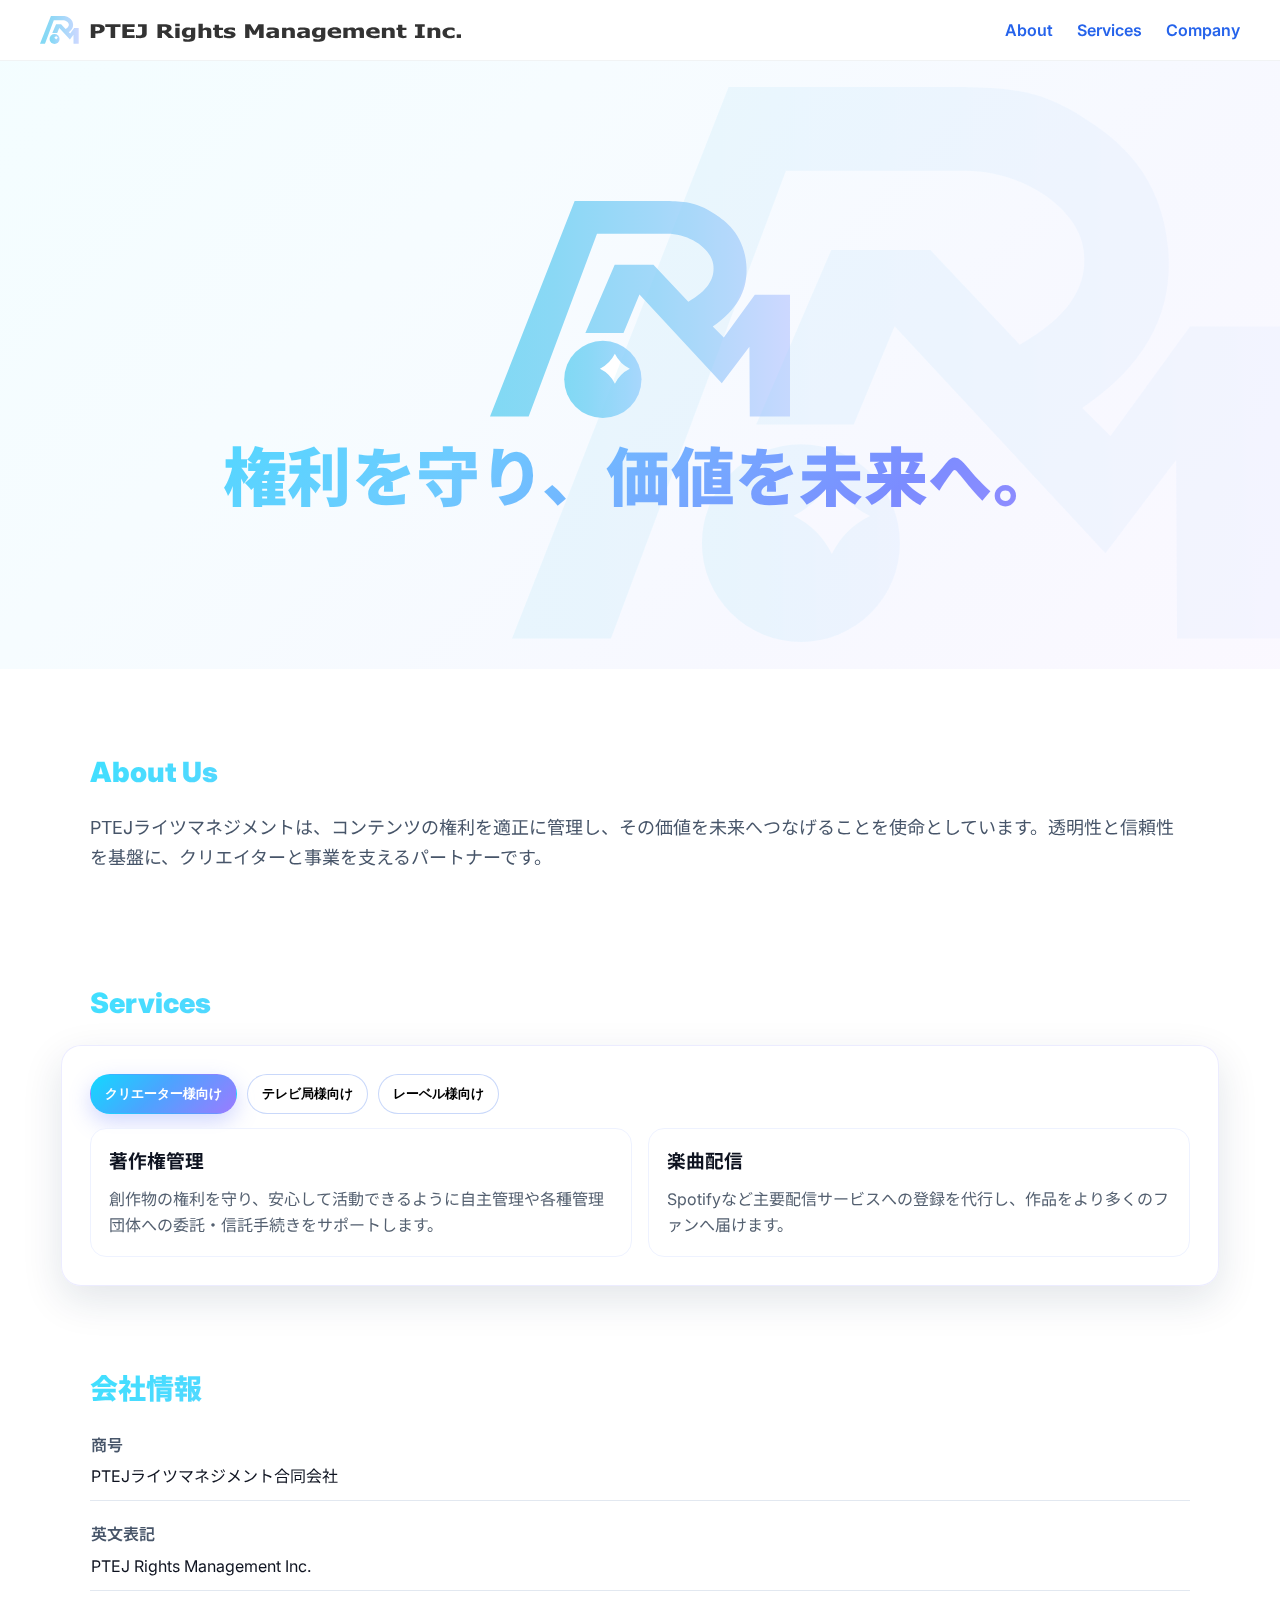
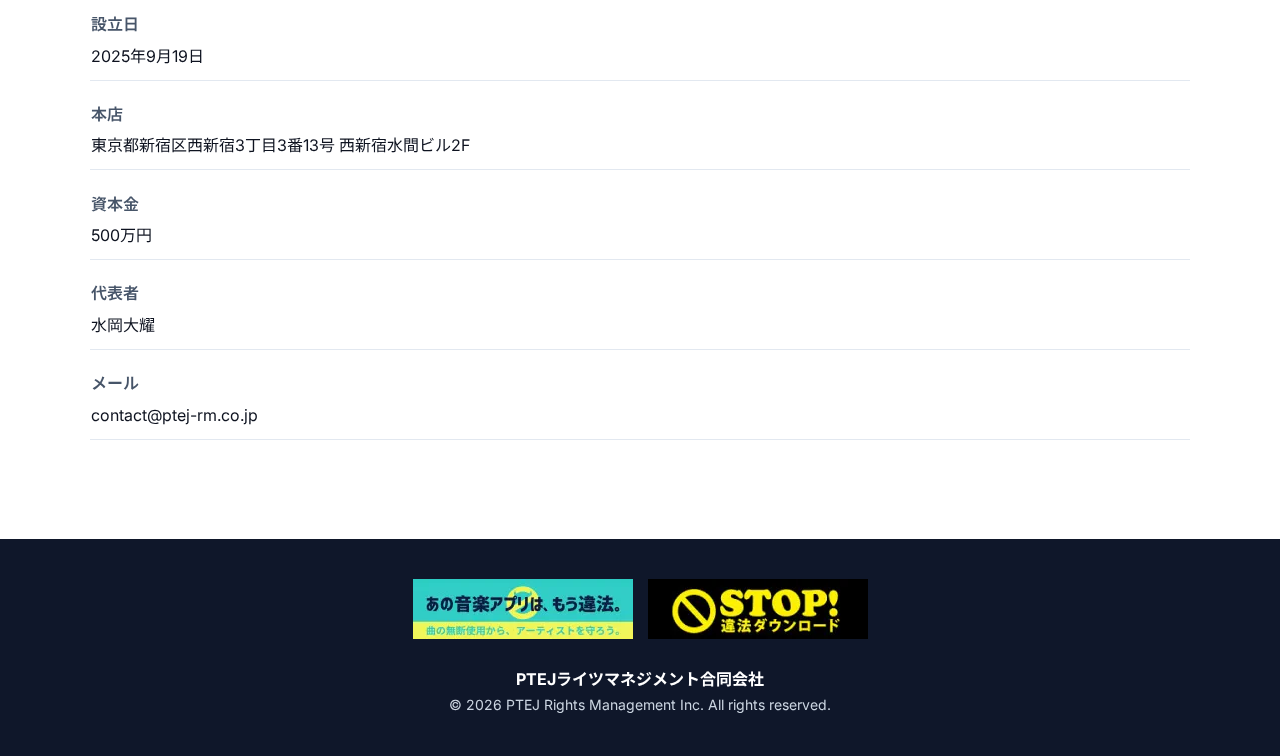
<file: index.html>
<!DOCTYPE html>
<html lang="ja">
<head>
  <meta charset="utf-8" />
  <meta name="viewport" content="width=device-width, initial-scale=1" />
  <title>PTEJライツマネジメント合同会社</title>
  <meta name="description" content="PTEJ Rights Management Inc. — 権利を守り、価値を未来へ。" />
  <link rel="icon" href="images/favicon.ico" sizes="any" />
  <link rel="icon" href="images/icon.svg" type="image/svg+xml" />
  <link rel="apple-touch-icon" href="images/apple-touch-icon.png" />
  <link rel="manifest" href="/manifest.webmanifest" />
  <link rel="preconnect" href="https://fonts.googleapis.com">
  <link rel="preconnect" href="https://fonts.gstatic.com" crossorigin>
  <link rel="stylesheet" href="https://fonts.googleapis.com/css2?family=Inter:wght@400;600;900&family=Noto+Sans+JP:wght@400;600;900&display=swap">
  <link rel="stylesheet" href="common.min.css">
</head>
<body>
  <header class="site-header">
    <nav class="nav">
      <a class="brand" href="#" aria-label="PTEJ Rights Management">
        <img alt="PTEJ RM" />
      </a>
      <div class="nav-links">
        <a href="#about">About</a>
        <a href="#services">Services</a>
        <a href="#company">Company</a>
      </div>
    </nav>
  </header>

  <section class="hero">
    <img src="images/rm_logo.svg" alt="" style="width: 300px; height: auto;" fetchpriority=high>
    <h1>権利を守り、価値を未来へ。</h1>
  </section>

  <section id="about" class="top">
    <div class="container">
      <h2 class="section-h">About Us</h2>
      <p class="lead">PTEJライツマネジメントは、コンテンツの権利を適正に管理し、その価値を未来へつなげることを使命としています。透明性と信頼性を基盤に、クリエイターと事業を支えるパートナーです。</p>
    </div>
  </section>

  <section id="services">
    <div class="container">
    <h2 class="section-h" style="margin-top:0">Services</h2></div>
    <div class="container glass services">
      
      <div class="chips" role="tablist" aria-label="サービスカテゴリー">
        <button class="chip active" role="tab" aria-selected="true" aria-controls="pane1" id="tab1">クリエーター様向け</button>
        <button class="chip" role="tab" aria-selected="false" aria-controls="pane2" id="tab2">テレビ局様向け</button>
        <button class="chip" role="tab" aria-selected="false" aria-controls="pane3" id="tab3">レーベル様向け</button>
      </div>
      <div class="pane active" id="pane1" role="tabpanel" aria-labelledby="tab1">
        <div class="pane-grid">
          <div class="card"><h3>著作権管理</h3><p>創作物の権利を守り、安心して活動できるように自主管理や各種管理団体への委託・信託手続きをサポートします。<br></p></div>
          <div class="card"><h3>楽曲配信</h3><p>Spotifyなど主要配信サービスへの登録を代行し、作品をより多くのファンへ届けます。</p></div>
        </div>
      </div>
      <div class="pane" id="pane2" role="tabpanel" aria-labelledby="tab2">
        <div class="pane-grid">
          <div class="card"><h3>無断転載コンテンツの削除</h3><p>当社は、YouTubeから大規模削除ツールへのアクセスを許可されており、ネット上の違法アップロードに迅速に対応可能です。365日体制で権利侵害からコンテンツを守ります。</p></div>
          <div class="card"><h3>ライセンス戦略</h3><p>海外展開や二次利用も見据えた柔軟なライセンス戦略を立案し、収益拡大に貢献します。</p></div>
        </div>
      </div>
      <div class="pane" id="pane3" role="tabpanel" aria-labelledby="tab3">
        <div class="pane-grid">
          <div class="card"><h3>識別子/メタデータ運用</h3><p>ISNI / ISRC / GRid / DDEX など国際標準規格に準拠したシステムの構築・運用で、信頼性と効率を高めます。</p></div>
          <div class="card"><h3>収益化/レポーティング</h3><p>各プラットフォームの収益を可視化し、公正かつ正確な分配を実現するレポーティングシステムを提供します。</p></div>
        </div>
      </div>
    </div>
  </section>


 <section id="company">
    <div class="container">
      <h2 class="section-h">会社情報</h2>
      <div class="company">
          <table class="company_info">
            <tbody>
              <tr>
                <th>商号</th>
                <td>PTEJライツマネジメント合同会社</td>
              </tr>
              <tr>
                <th>英文表記</th>
                <td>PTEJ Rights Management Inc.</td>
              </tr>
              <tr>
                <th>設立日</th>
                <td>2025年9月19日</td>
              </tr>
              <tr>
                <th>本店</th>
                <td>東京都新宿区西新宿3丁目3番13号 西新宿水間ビル2F</td>
              </tr>
              <tr>
                <th>資本金</th>
                <td>500万円</td>
              </tr>   
              <tr>
                <th>代表者</th>
                <td>水岡大耀</td>
              </tr>
              <tr>
                <th>メール</th>
                <td>contact@ptej-rm.co.jp</td>
              </tr>              
            </tbody>
        </table>
      </div>
    </div>
  </section> 

  <footer>
    <div class="antipiracy">
      <div class="link-wrapper">
        <a href="https://www.noinfringingapp.jp/">
          <img src="images/noinfringingapp.webp" alt="あの音楽アプリはもう違法。" loading="lazy">
        </a>
      </div>
      <div class="link-wrapper">
      <a href="https://www.riaj.or.jp/stopillegaldownload/" >
        <img src="images/stop_download.webp" alt="STOP!違法ダウンロード" loading="lazy">
      </a>
      </div>
    </div>
    <div class="company-name">
      <strong>PTEJライツマネジメント合同会社</strong>
    </div>
    <div class="small">© <span id="y"></span> PTEJ Rights Management Inc. All rights reserved.</div>
  </footer>

  <script>
    document.getElementById('y').textContent=new Date().getFullYear();

    const chips=[...document.querySelectorAll('.chip')];
    const panes=[...document.querySelectorAll('.pane')];
    chips.forEach((chip,idx)=>{
      chip.addEventListener('click',()=>{
        chips.forEach(c=>{c.classList.remove('active'); c.setAttribute('aria-selected','false')});
        panes.forEach(p=>p.classList.remove('active'));
        chip.classList.add('active'); chip.setAttribute('aria-selected','true');
        panes[idx].classList.add('active');
      });
    });
  </script>
</body>
</html>
</file>
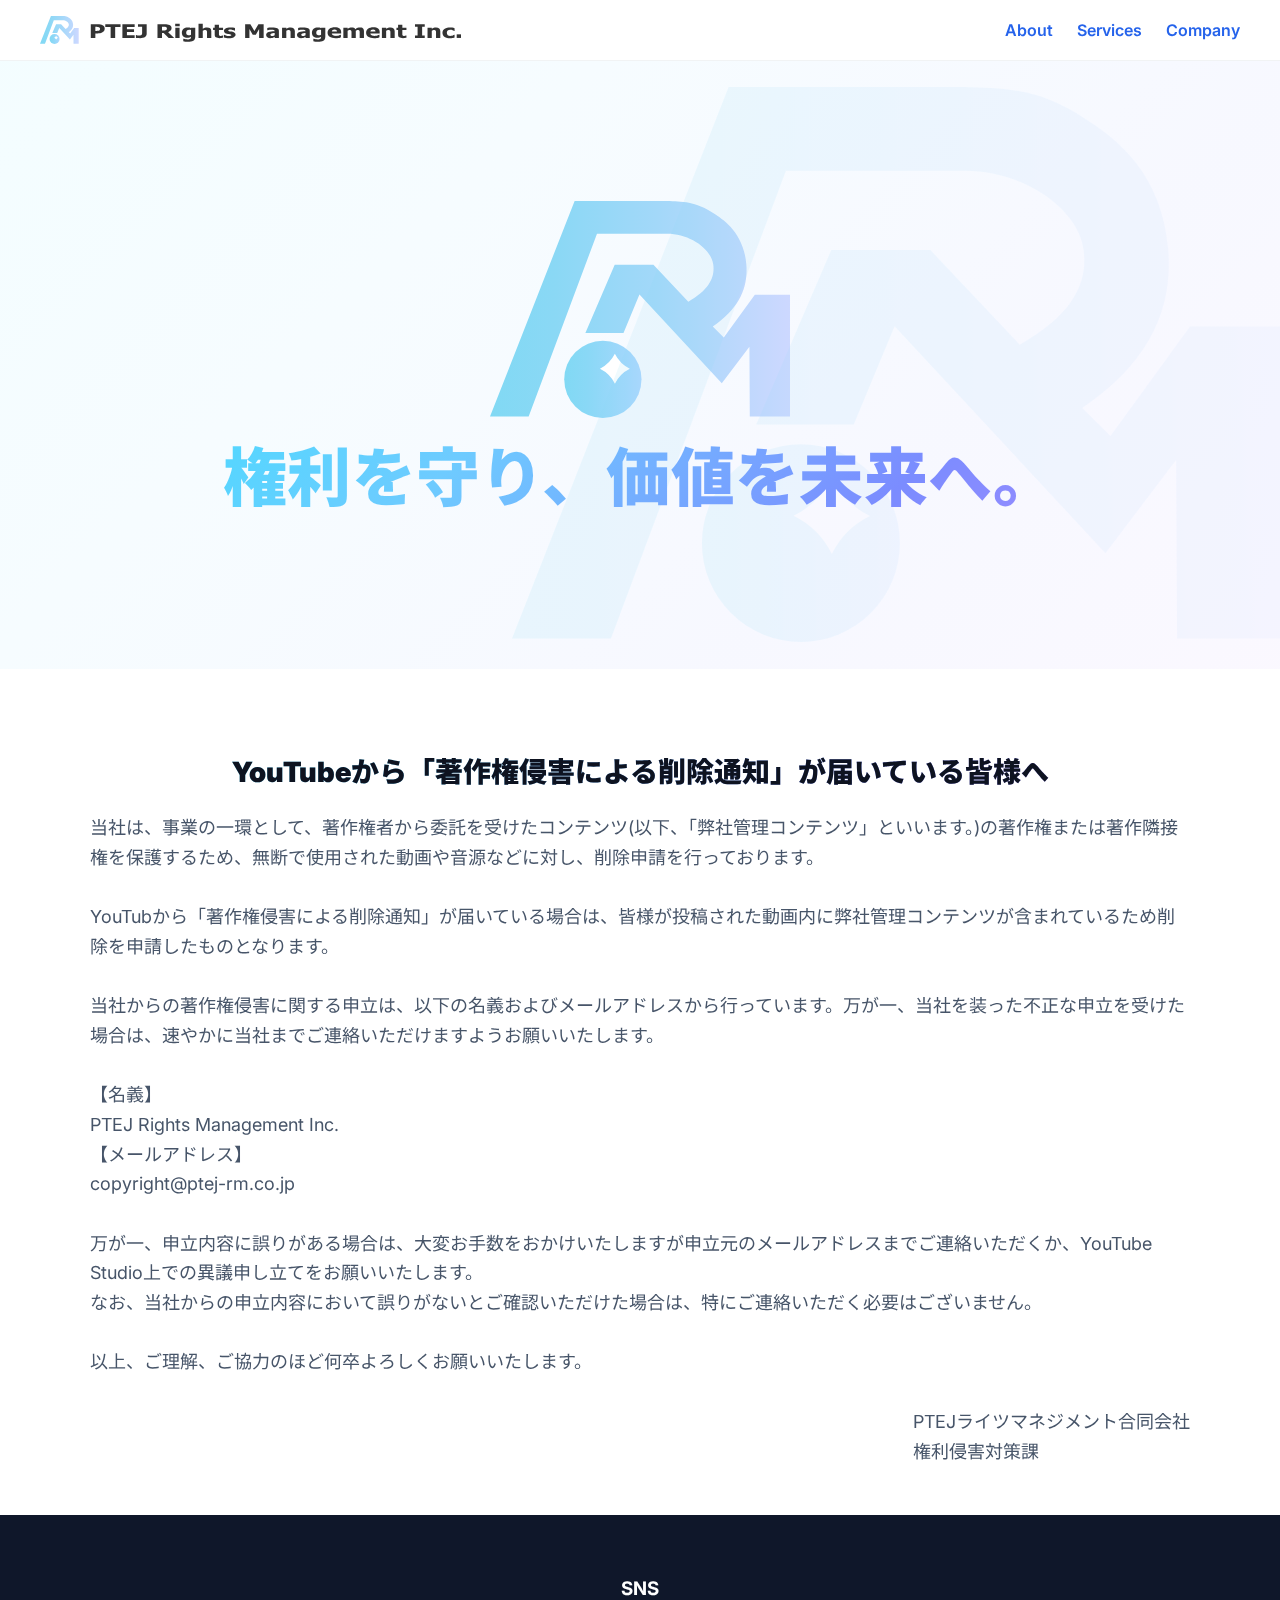
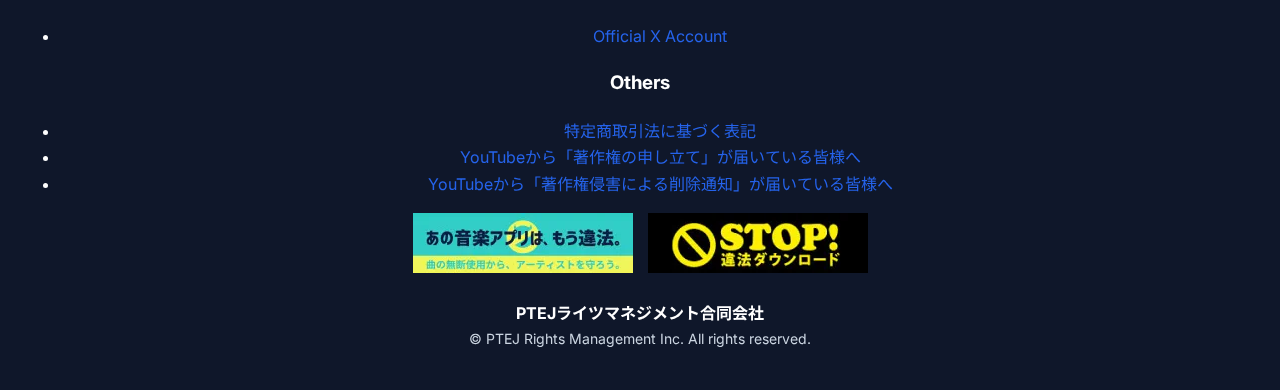
<file: dmca/index.html>
<!DOCTYPE html>
<html lang="ja">
<head>
  <meta charset="utf-8" />
  <meta name="viewport" content="width=device-width, initial-scale=1" />
  <title>YouTubeから「著作権侵害による削除通知」が届いている皆様へ</title>
  <meta name="description" content="YouTubeから「著作権侵害による削除通知」が届いている皆様へ" />
  <link rel="icon" href="/images/favicon.ico" sizes="any" />
  <link rel="icon" href="/images/icon.svg" type="image/svg+xml" />
  <link rel="apple-touch-icon" href="/images/apple-touch-icon.png" />
  <link rel="manifest" href="/manifest.webmanifest" />
  <link rel="preconnect" href="https://fonts.googleapis.com">
  <link rel="preconnect" href="https://fonts.gstatic.com" crossorigin>
  <link rel="stylesheet" href="https://fonts.googleapis.com/css2?family=Inter:wght@400;600;900&family=Noto+Sans+JP:wght@400;600;900&display=swap">
  <link rel="stylesheet" href="/common.min.css">
  <link rel="stylesheet" href="/dmca/page.min.css">
</head>
<body>
  <header class="site-header">
    <nav class="nav">
      <a class="brand" href="/" aria-label="PTEJ Rights Management Inc.">
        <img alt="PTEJ RM" />
      </a>
      <div class="nav-links">
        <a href="/#about">About</a>
        <a href="/#services">Services</a>
        <a href="/#company">Company</a>
      </div>
    </nav>
  </header>

  <section class="hero">
    <img src="/images/rm_logo.svg" alt="" style="width: 300px; height: auto;" fetchpriority=high>
    <h1>権利を守り、価値を未来へ。</h1>
  </section>

  <section id="dmca-info" class="top">
    <div class="container">
      <h2 class="section-h">YouTubeから「著作権侵害による削除通知」が届いている皆様へ</h2>
      <p class="lead">
        当社は、事業の一環として、著作権者から委託を受けたコンテンツ(以下、「弊社管理コンテンツ」といいます。)の著作権または著作隣接権を保護するため、無断で使用された動画や音源などに対し、削除申請を行っております。<br><br>

        YouTubから「著作権侵害による削除通知」が届いている場合は、皆様が投稿された動画内に弊社管理コンテンツが含まれているため削除を申請したものとなります。<br><br>

        当社からの著作権侵害に関する申立は、以下の名義およびメールアドレスから行っています。万が一、当社を装った不正な申立を受けた場合は、速やかに当社までご連絡いただけますようお願いいたします。<br><br>

        【名義】<br>
        PTEJ Rights Management Inc.<br>
        【メールアドレス】<br>
        copyright@ptej-rm.co.jp<br><br>
        
        万が一、申立内容に誤りがある場合は、大変お手数をおかけいたしますが申立元のメールアドレスまでご連絡いただくか、YouTube Studio上での異議申し立てをお願いいたします。<br>

        なお、当社からの申立内容において誤りがないとご確認いただけた場合は、特にご連絡いただく必要はございません。<br><br>
        
        以上、ご理解、ご協力のほど何卒よろしくお願いいたします。<br><br>
        <span class="signature">
            PTEJライツマネジメント合同会社<br>
            権利侵害対策課
        <span>
      </p>
    </div>
  </section>

  <footer>
    <div class="footer-links">
      <div class="footer-column">
        <h3>SNS</h3>
        <ul>
          <li><a href="https://x.com/ptej_rm">Official X Account</a></li>
        </ul>
      </div>
      <div class="footer-column">
        <h3>Others</h3>
        <ul>
          <li><a href="/legal-notice/">特定商取引法に基づく表記</a></li>
          <li><a href="/dmca/">YouTubeから「著作権の申し立て」が届いている皆様へ</a></li>
          <li><a href="/dmca/">YouTubeから「著作権侵害による削除通知」が届いている皆様へ</a></li>
        </ul>
      </div>
    </div>
    <div class="antipiracy">
      <div class="link-wrapper">
        <a href="https://www.noinfringingapp.jp/">
          <img src="/images/noinfringingapp.webp" alt="あの音楽アプリはもう違法。" loading="lazy">
        </a>
      </div>
      <div class="link-wrapper">
      <a href="https://www.riaj.or.jp/stopillegaldownload/" >
        <img src="/images/stop_download.webp" alt="STOP!違法ダウンロード" loading="lazy">
      </a>
      </div>
    </div>
    <div class="company-name">
      <strong>PTEJライツマネジメント合同会社</strong>
    </div>
    <div class="small">© <span id="y"></span> PTEJ Rights Management Inc. All rights reserved.</div>
  </footer>
</body>
</html>
</file>
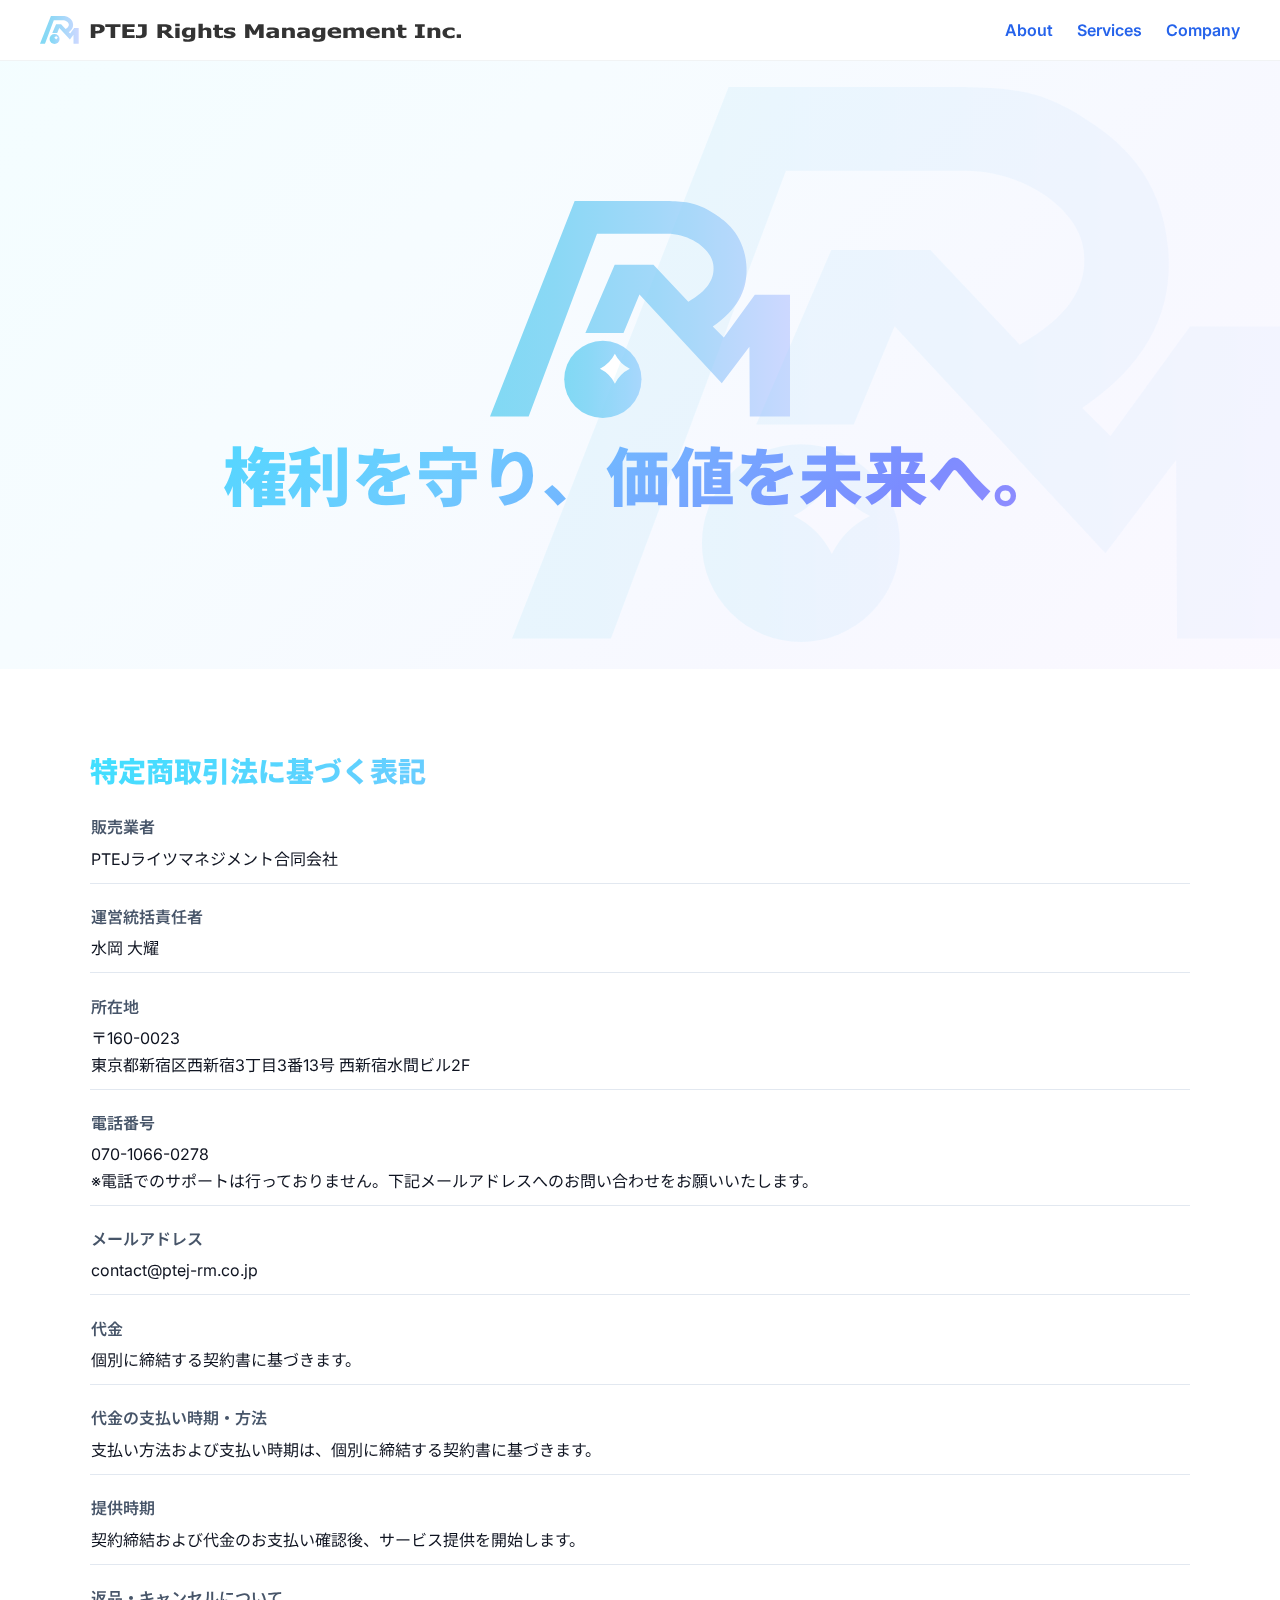
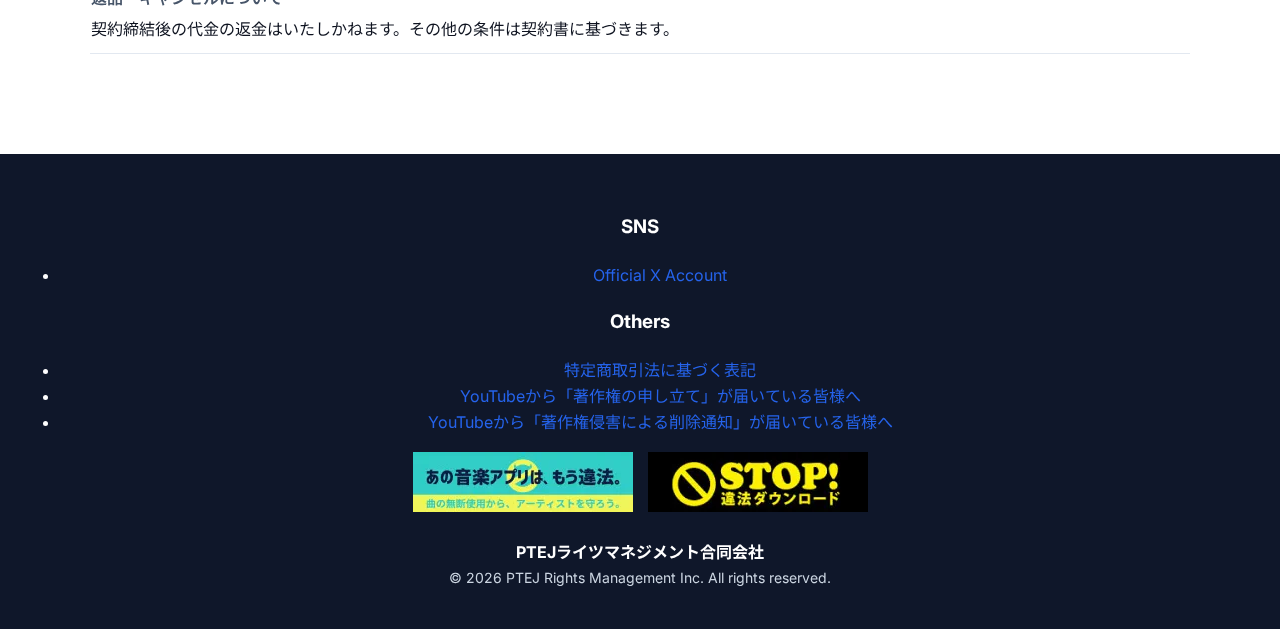
<file: legal-notice/index.html>
<!DOCTYPE html>
<html lang="ja">
<head>
  <meta charset="utf-8" />
  <meta name="viewport" content="width=device-width, initial-scale=1" />
  
  <title>特定商取引法に基づく表記</title>
  <meta name="description" content="特定商取引法に基づく表記 - PTEJライツマネジメント合同会社" />
  <meta property="og:title" content="PTEJライツマネジメント合同会社">
  <meta property="og:description" content="特定商取引法に基づく表記 - PTEJライツマネジメント合同会社">
  <meta property="og:image" content="/images/og-image.png">
  <meta property="og:type" content="website">
  <meta property="og:url" content="https://www.ptej-rm.co.jp/">

  <meta name="twitter:card" content="summary_large_image">
  <meta name="twitter:title" content="PTEJライツマネジメント合同会社">
  <meta name="twitter:description" content="特定商取引法に基づく表記 - PTEJライツマネジメント合同会社">
  <meta name="twitter:image" content="/images/og-image.png">


  <link rel="icon" href="/images/favicon.ico" sizes="any" />
  <link rel="icon" href="/images/icon.svg" type="image/svg+xml" />
  <link rel="apple-touch-icon" href="/images/apple-touch-icon.png" />
  <link rel="manifest" href="/manifest.webmanifest" />
  <link rel="preconnect" href="https://fonts.googleapis.com">
  <link rel="preconnect" href="https://fonts.gstatic.com" crossorigin>
  <link rel="stylesheet" href="https://fonts.googleapis.com/css2?family=Inter:wght@400;600;900&family=Noto+Sans+JP:wght@400;600;900&display=swap">
  <link rel="stylesheet" href="/common.min.css">
  <link rel="stylesheet" href="/legal-notice/page.min.css">
</head>
<body>
  <header class="site-header">
    <nav class="nav">
      <a class="brand" href="/" aria-label="PTEJ Rights Management Inc.">
        <img alt="PTEJ RM" />
      </a>
      <div class="nav-links">
        <a href="/#about">About</a>
        <a href="/#services">Services</a>
        <a href="/#company">Company</a>
      </div>
    </nav>
  </header>

  <section class="hero">
    <img src="/images/rm_logo.svg" alt="" style="width: 300px; height: auto;" fetchpriority=high>
    <h1>権利を守り、価値を未来へ。</h1>
  </section>

 <section id="company" class="top">
    <div class="container">
      <h2 class="section-h">特定商取引法に基づく表記</h2>
      <div class="company">
          <table class="company_info">
            <tbody>
              <tr>
                <th scope="row">販売業者</th>
                <td>PTEJライツマネジメント合同会社</td>
              </tr>
              <tr>
                <th scope="row">運営統括責任者</th>
                <td>水岡 大耀</td>
              </tr>
              <tr>
                <th scope="row">所在地</th>
                <td>〒160-0023<br>
                    東京都新宿区西新宿3丁目3番13号 西新宿水間ビル2F
                </td>
              </tr>
              <tr>
                <th scope="row">電話番号</th>
                <td>070-1066-0278<br>
                    ※電話でのサポートは行っておりません。下記メールアドレスへのお問い合わせをお願いいたします。
                </td>
              </tr>
              <tr>
                <th scope="row">メールアドレス</th>
                <td>contact@ptej-rm.co.jp</td>
              </tr>      
              <tr>
                <th scope="row">代金</th>
                <td>個別に締結する契約書に基づきます。</td>
              </tr>      
              <tr>
                <th scope="row">代金の支払い時期・方法</th>
                <td>支払い方法および支払い時期は、個別に締結する契約書に基づきます。</td>
              </tr>
              <tr>
                <th scope="row">提供時期</th>
                <td>契約締結および代金のお支払い確認後、サービス提供を開始します。</td>
              </tr>      
              <tr>
                <th scope="row">返品・キャンセルについて</th>
                <td>契約締結後の代金の返金はいたしかねます。その他の条件は契約書に基づきます。</td>
              </tr>        
            </tbody>
        </table>
      </div>
    </div>
  </section> 

  <footer>
    <div class="footer-links">
      <div class="footer-column">
        <h3>SNS</h3>
        <ul>
          <li><a href="https://x.com/ptej_rm">Official X Account</a></li>
        </ul>
      </div>
      <div class="footer-column">
        <h3>Others</h3>
        <ul>
          <li><a href="/legal-notice/">特定商取引法に基づく表記</a></li>
          <li><a href="/request/">YouTubeから「著作権の申し立て」が届いている皆様へ</a></li>
          <li><a href="/dmca/">YouTubeから「著作権侵害による削除通知」が届いている皆様へ</a></li>
        </ul>
      </div>
    </div>
    <div class="antipiracy">
      <div class="link-wrapper">
        <a href="https://www.noinfringingapp.jp/">
          <img src="/images/noinfringingapp.webp" alt="あの音楽アプリはもう違法。" loading="lazy">
        </a>
      </div>
      <div class="link-wrapper">
      <a href="https://www.riaj.or.jp/stopillegaldownload/" >
        <img src="/images/stop_download.webp" alt="STOP!違法ダウンロード" loading="lazy">
      </a>
      </div>
    </div>
    <div class="company-name">
      <strong>PTEJライツマネジメント合同会社</strong>
    </div>
    <div class="small">© <span id="y"></span> PTEJ Rights Management Inc. All rights reserved.</div>
  </footer>
  <script>
    document.getElementById('y').textContent=new Date().getFullYear();

    const chips=[...document.querySelectorAll('.chip')];
    const panes=[...document.querySelectorAll('.pane')];
    chips.forEach((chip,idx)=>{
      chip.addEventListener('click',()=>{
        chips.forEach(c=>{c.classList.remove('active'); c.setAttribute('aria-selected','false')});
        panes.forEach(p=>p.classList.remove('active'));
        chip.classList.add('active'); chip.setAttribute('aria-selected','true');
        panes[idx].classList.add('active');
      });
    });
  </script>
</body>
</html>
</file>
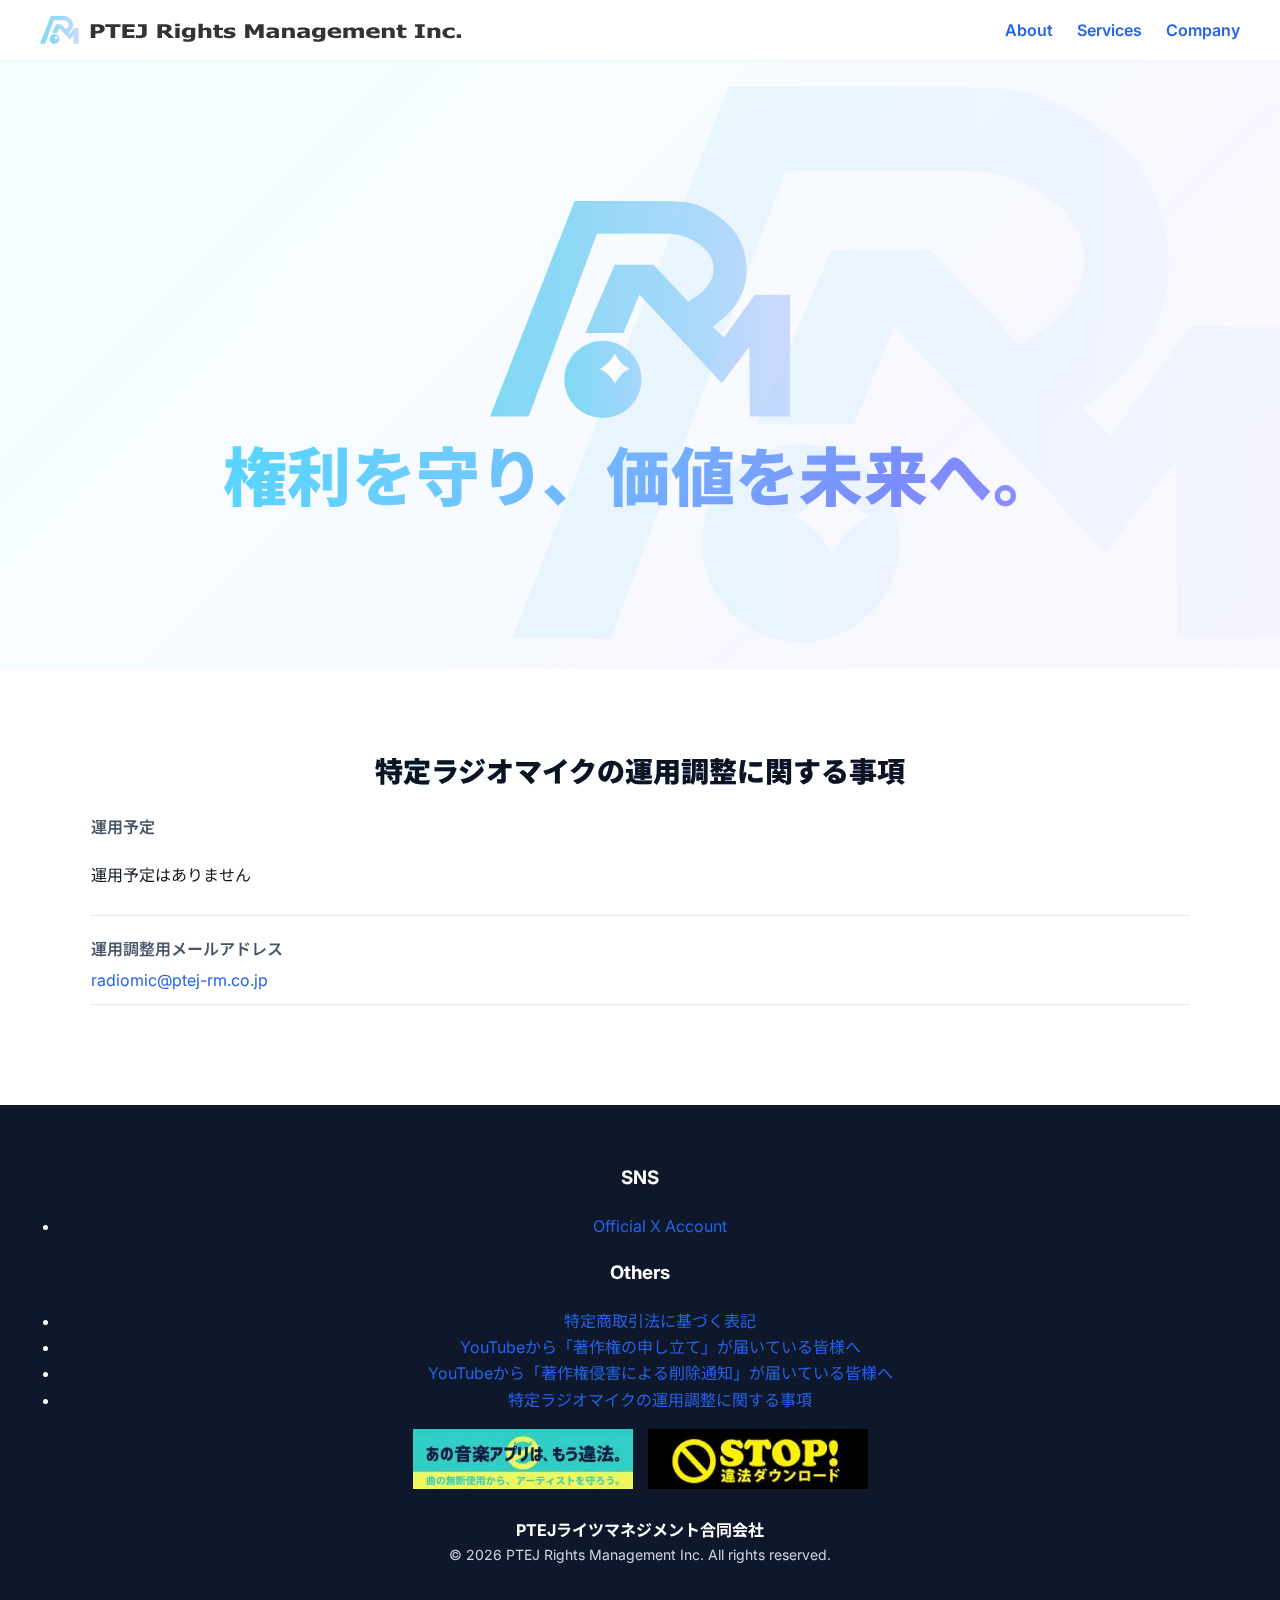
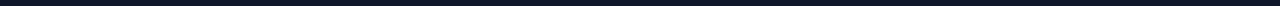
<file: radiomic/index.html>
<!DOCTYPE html>
<html lang="ja">
<head>
  <meta charset="utf-8" />
  <meta name="viewport" content="width=device-width, initial-scale=1" />

  <title>特定ラジオマイクの運用調整に関する事項</title>
  <meta name="description" content="特定ラジオマイクの運用調整に関する事項 - PTEJライツマネジメント合同会社" />
  <meta property="og:title" content="特定ラジオマイクの運用調整に関する事項">
  <meta property="og:description" content="特定ラジオマイクの運用調整に関する事項 - PTEJライツマネジメント合同会社">
  <meta property="og:image" content="/images/og-image.png">
  <meta property="og:type" content="website">
  <meta property="og:url" content="https://www.ptej-rm.co.jp/radiomic/">

  <meta name="twitter:card" content="summary_large_image">
  <meta name="twitter:title" content="特定ラジオマイクの運用調整に関する事項">
  <meta name="twitter:description" content="特定ラジオマイクの運用調整に関する事項 - PTEJライツマネジメント合同会社">
  <meta name="twitter:image" content="/images/og-image.png">


  <link rel="icon" href="/images/favicon.ico" sizes="any" />
  <link rel="icon" href="/images/icon.svg" type="image/svg+xml" />
  <link rel="apple-touch-icon" href="/images/apple-touch-icon.png" />
  <link rel="manifest" href="/manifest.webmanifest" />
  <link rel="preconnect" href="https://fonts.googleapis.com">
  <link rel="preconnect" href="https://fonts.gstatic.com" crossorigin>
  <link rel="stylesheet" href="https://fonts.googleapis.com/css2?family=Inter:wght@400;600;900&family=Noto+Sans+JP:wght@400;600;900&display=swap">
  <link rel="stylesheet" href="/common.min.css">
  <link rel="stylesheet" href="/radiomic/page.min.css">
</head>
<body>
  <header class="site-header">
    <nav class="nav">
      <a class="brand" href="/" aria-label="PTEJ Rights Management Inc.">
        <img alt="PTEJ RM" />
      </a>
      <div class="nav-links">
        <a href="/#about">About</a>
        <a href="/#services">Services</a>
        <a href="/#company">Company</a>
      </div>
    </nav>
  </header>

  <section class="hero">
    <img src="/images/rm_logo.svg" alt="" style="width: 300px; height: auto;" fetchpriority=high>
    <h1>権利を守り、価値を未来へ。</h1>
  </section>

 <section id="radiomic" class="top">
    <div class="container">
      <h2 class="section-h">特定ラジオマイクの運用調整に関する事項</h2>
      <div class="radiomic-info">
          <table class="info_table">
            <tbody>
              <tr>
                <th scope="row">運用予定</th>
                <td>
                  <ul class="schedule-list">
                    <!-- 予定がある場合はここにli要素を追加 -->

                  </ul>
                  <p class="no-schedule">運用予定はありません</p>
                </td>
              </tr>
              <tr>
                <th scope="row">運用調整用メールアドレス</th>
                <td><a href="mailto:radiomic@ptej-rm.co.jp">radiomic@ptej-rm.co.jp</a></td>
              </tr>
            </tbody>
        </table>
      </div>
    </div>
  </section>

  <footer>
    <div class="footer-links">
      <div class="footer-column">
        <h3>SNS</h3>
        <ul>
          <li><a href="https://x.com/ptej_rm">Official X Account</a></li>
        </ul>
      </div>
      <div class="footer-column">
        <h3>Others</h3>
        <ul>
          <li><a href="/legal-notice/">特定商取引法に基づく表記</a></li>
          <li><a href="/request/">YouTubeから「著作権の申し立て」が届いている皆様へ</a></li>
          <li><a href="/dmca/">YouTubeから「著作権侵害による削除通知」が届いている皆様へ</a></li>
          <li><a href="/radiomic/">特定ラジオマイクの運用調整に関する事項</a></li>
        </ul>
      </div>
    </div>
    <div class="antipiracy">
      <div class="link-wrapper">
        <a href="https://www.noinfringingapp.jp/">
          <img src="/images/noinfringingapp.webp" alt="あの音楽アプリはもう違法。" loading="lazy">
        </a>
      </div>
      <div class="link-wrapper">
      <a href="https://www.riaj.or.jp/stopillegaldownload/" >
        <img src="/images/stop_download.webp" alt="STOP!違法ダウンロード" loading="lazy">
      </a>
      </div>
    </div>
    <div class="company-name">
      <strong>PTEJライツマネジメント合同会社</strong>
    </div>
    <div class="small">© <span id="y"></span> PTEJ Rights Management Inc. All rights reserved.</div>
  </footer>
  <script>
    document.getElementById('y').textContent=new Date().getFullYear();

    const scheduleList = document.querySelector('.schedule-list');
    const noSchedule = document.querySelector('.no-schedule');
    if (scheduleList && scheduleList.querySelectorAll('li').length > 0) {
      noSchedule.style.display = 'none';
    } else {
      scheduleList.style.display = 'none';
    }
  </script>
</body>
</html>
</file>
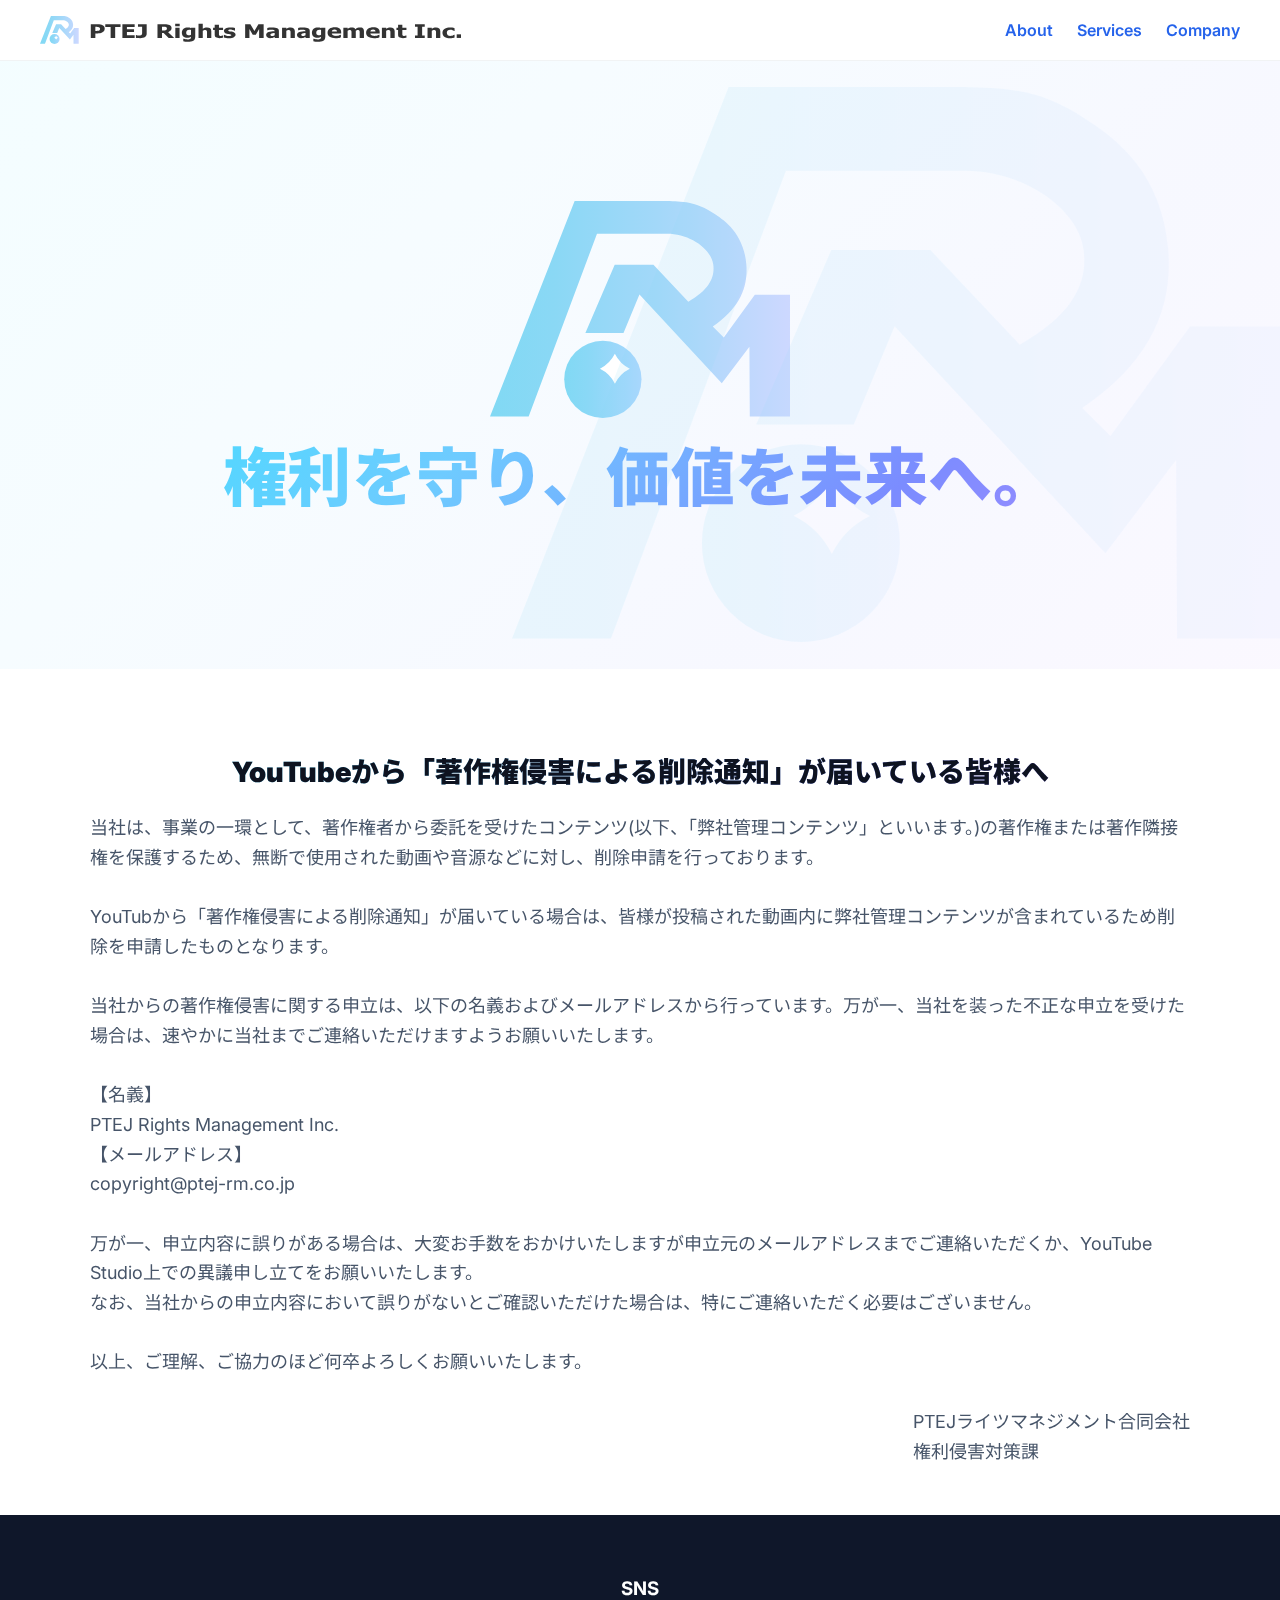
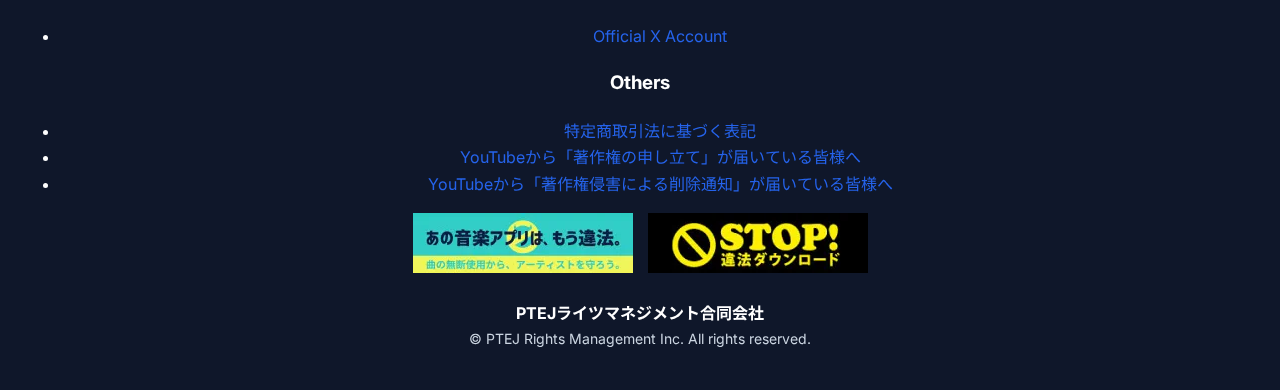
<file: request/index.html>
<!DOCTYPE html>
<html lang="ja">
<head>
  <meta charset="utf-8" />
  <meta name="viewport" content="width=device-width, initial-scale=1" />
  <title>YouTubeから「著作権の申し立て」が届いている皆様へ</title>
  <meta name="description" content="YouTubeから「著作権の申し立て」が届いている皆様へ" />
  <link rel="icon" href="/images/favicon.ico" sizes="any" />
  <link rel="icon" href="/images/icon.svg" type="image/svg+xml" />
  <link rel="apple-touch-icon" href="/images/apple-touch-icon.png" />
  <link rel="manifest" href="/manifest.webmanifest" />
  <link rel="preconnect" href="https://fonts.googleapis.com">
  <link rel="preconnect" href="https://fonts.gstatic.com" crossorigin>
  <link rel="stylesheet" href="https://fonts.googleapis.com/css2?family=Inter:wght@400;600;900&family=Noto+Sans+JP:wght@400;600;900&display=swap">
  <link rel="stylesheet" href="/common.min.css">
  <link rel="stylesheet" href="/dmca/page.min.css">
</head>
<body>
  <header class="site-header">
    <nav class="nav">
      <a class="brand" href="/" aria-label="PTEJ Rights Management Inc.">
        <img alt="PTEJ RM" />
      </a>
      <div class="nav-links">
        <a href="/#about">About</a>
        <a href="/#services">Services</a>
        <a href="/#company">Company</a>
      </div>
    </nav>
  </header>

  <section class="hero">
    <img src="/images/rm_logo.svg" alt="" style="width: 300px; height: auto;" fetchpriority=high>
    <h1>権利を守り、価値を未来へ。</h1>
  </section>

  <section id="dmca-info" class="top">
    <div class="container">
      <h2 class="section-h">YouTubeから「著作権侵害による削除通知」が届いている皆様へ</h2>
      <p class="lead">
        当社は、事業の一環として、著作権者から委託を受けたコンテンツ(以下、「弊社管理コンテンツ」といいます。)の著作権または著作隣接権を保護するため、無断で使用された動画や音源などに対し、削除申請を行っております。<br><br>

        YouTubから「著作権侵害による削除通知」が届いている場合は、皆様が投稿された動画内に弊社管理コンテンツが含まれているため削除を申請したものとなります。<br><br>

        当社からの著作権侵害に関する申立は、以下の名義およびメールアドレスから行っています。万が一、当社を装った不正な申立を受けた場合は、速やかに当社までご連絡いただけますようお願いいたします。<br><br>

        【名義】<br>
        PTEJ Rights Management Inc.<br>
        【メールアドレス】<br>
        copyright@ptej-rm.co.jp<br><br>
        
        万が一、申立内容に誤りがある場合は、大変お手数をおかけいたしますが申立元のメールアドレスまでご連絡いただくか、YouTube Studio上での異議申し立てをお願いいたします。<br>

        なお、当社からの申立内容において誤りがないとご確認いただけた場合は、特にご連絡いただく必要はございません。<br><br>
        
        以上、ご理解、ご協力のほど何卒よろしくお願いいたします。<br><br>
        <span class="signature">
            PTEJライツマネジメント合同会社<br>
            権利侵害対策課
        <span>
      </p>
    </div>
  </section>

  <footer>
    <div class="footer-links">
      <div class="footer-column">
        <h3>SNS</h3>
        <ul>
          <li><a href="https://x.com/ptej_rm">Official X Account</a></li>
        </ul>
      </div>
      <div class="footer-column">
        <h3>Others</h3>
        <ul>
          <li><a href="/legal-notice/">特定商取引法に基づく表記</a></li>
          <li><a href="/request/">YouTubeから「著作権の申し立て」が届いている皆様へ</a></li>
          <li><a href="/dmca/">YouTubeから「著作権侵害による削除通知」が届いている皆様へ</a></li>
        </ul>
      </div>
    </div>
    <div class="antipiracy">
      <div class="link-wrapper">
        <a href="https://www.noinfringingapp.jp/">
          <img src="/images/noinfringingapp.webp" alt="あの音楽アプリはもう違法。" loading="lazy">
        </a>
      </div>
      <div class="link-wrapper">
      <a href="https://www.riaj.or.jp/stopillegaldownload/" >
        <img src="/images/stop_download.webp" alt="STOP!違法ダウンロード" loading="lazy">
      </a>
      </div>
    </div>
    <div class="company-name">
      <strong>PTEJライツマネジメント合同会社</strong>
    </div>
    <div class="small">© <span id="y"></span> PTEJ Rights Management Inc. All rights reserved.</div>
  </footer>
</body>
</html>
</file>
<file: common.min.css>
@font-face{font-display:swap;font-family:'Noto Sans JP';font-style:normal;font-weight:400;src:url("./fonts/noto-sans-jp-v55-japanese-regular.woff2") format("woff2")}@font-face{font-display:swap;font-family:'Noto Sans JP';font-style:normal;font-weight:600;src:url("./fonts/noto-sans-jp-v55-japanese-600.woff2") format("woff2")}@font-face{font-display:swap;font-family:'Noto Sans JP';font-style:normal;font-weight:900;src:url("./fonts/noto-sans-jp-v55-japanese-900.woff2") format("woff2")}:root{--grad:linear-gradient(135deg, #3fe0ff 0%, #6ecbff 35%, #7b8cff 70%, #b48cff 100%);--grad-accent:linear-gradient(135deg, #13d8ff 0%, #4aa5ff 45%, #9b7bff 100%);--ink:#0e1320;--muted:#566076;--bg:#ffffff}body{margin:0;font-family:Inter, "Noto Sans JP", sans-serif;color:var(--ink);background:var(--bg);line-height:1.65}a{color:#2563eb;text-decoration:none}a:hover{text-decoration:underline}.site-header{position:sticky;top:0;background:rgba(255,255,255,0.6);backdrop-filter:blur(16px) saturate(180%);border-bottom:1px solid rgba(15,43,70,0.06);z-index:50;overflow-x:hidden}.site-header .nav{max-width:1200px;margin:0 auto;padding:16px 24px;display:flex;align-items:center;gap:14px}.site-header .nav .brand img{height:28px;display:block;content:url("images/rm_mojilogo.svg")}@media (max-width: 640px){.site-header .nav .brand img{content:url("images/rm_logo.svg")}}.site-header .nav .nav-links{margin-left:auto;display:flex;gap:24px;font-weight:600}.hero{position:relative;overflow:hidden;text-align:center;padding:140px 20px 120px;color:#0f172a;z-index:1}.hero::before{content:"";position:absolute;inset:0;background:var(--grad);opacity:.06;z-index:-1}.hero::after{content:"";position:absolute;inset:0;background:url("images/icon.svg") no-repeat center right/60%;opacity:.12;z-index:0}.hero h1{position:relative;font-size:clamp(36px, 6vw, 64px);font-weight:900;margin:0 0 18px;background:var(--grad);-webkit-background-clip:text;background-clip:text;color:transparent;letter-spacing:.4px;z-index:1}.hero p{position:relative;max-width:820px;margin:0 auto;font-size:18px;color:#1e293b;white-space:pre-line;z-index:1}section{padding:0 20px 80px;position:relative;z-index:1}section.top{padding-top:80px}section .container{max-width:1100px;margin:0 auto}section .section-h{font-size:28px;margin:0 0 18px;font-weight:900;background:var(--grad);-webkit-background-clip:text;color:transparent}section .lead{color:#475569;margin:0 0 28px;font-size:18px}.glass{background:rgba(255,255,255,0.65);border:1px solid rgba(200,200,255,0.35);border-radius:20px;box-shadow:0 14px 40px rgba(15,43,70,0.12);backdrop-filter:blur(14px) saturate(140%);-webkit-backdrop-filter:blur(14px) saturate(140%)}.services{padding:28px}.services .chips{display:flex;flex-wrap:wrap;gap:10px;margin:0 0 14px}.services .chips .chip{padding:10px 14px;border-radius:999px;border:1px solid rgba(38,99,235,0.25);background:rgba(255,255,255,0.65);font-weight:600;cursor:pointer;transition:.25s}.services .chips .chip.active{background:var(--grad-accent);color:#fff;border-color:transparent;box-shadow:0 8px 22px rgba(90,110,250,0.28)}.services .pane{display:none;animation:fade .4s ease}.services .pane.active{display:block}.services .pane .pane-grid{display:grid;grid-template-columns:1fr 1fr;gap:16px}.services .pane .card{background:#ffffffdd;border:1px solid #eef2ff;border-radius:16px;padding:18px}.services .pane .card h3{margin:0 0 8px}.services .pane .card p{margin:0;color:#546070}@keyframes fade{from{opacity:0;transform:translateY(8px)}to{opacity:1;transform:translateY(0)}}.company_info{border-spacing:0}.company_info,.company_info tbody,.company_info tr,.company_info th,.company_info td{display:block;width:100%}.company_info tr{margin:0 0 1.2rem;border-bottom:1px solid #e2e8f0;padding-bottom:.6rem}.company_info th{text-align:left;text-align-last:left;margin-bottom:.2rem;font-weight:600;color:#475569}.company_info td{font-weight:400}footer{padding:40px 20px;background:#0f172a;color:#fff;text-align:center}footer .antipiracy{display:flex;justify-content:center;column-gap:15px}@media (max-width: 640px){footer .antipiracy{flex-direction:column;row-gap:15px;column-gap:0;align-items:center}}footer .company-name{padding-top:20px}footer .small{font-size:14px;color:#cbd5e1}
</file>
<file: dmca/page.min.css>
#dmca-info .container .section-h{color:var(--ink);text-align:center}#dmca-info .container .lead .signature{float:inline-end}
</file>
<file: legal-notice/page.min.css>
.company_info{border-spacing:0}.company_info,.company_info tbody,.company_info tr,.company_info th,.company_info td{display:block;width:100%}.company_info tr{margin:0 0 1.2rem;border-bottom:1px solid #e2e8f0;padding-bottom:.6rem}.company_info th{text-align:left;text-align-last:left;margin-bottom:.2rem;font-weight:600;color:#475569}.company_info td{font-weight:400}
</file>
<file: radiomic/page.min.css>
.info_table{border-spacing:0}.info_table,.info_table tbody,.info_table tr,.info_table th,.info_table td{display:block;width:100%}.info_table tr{margin:0 0 1.2rem;border-bottom:1px solid #e2e8f0;padding-bottom:.6rem}.info_table th{text-align:left;text-align-last:left;margin-bottom:.2rem;font-weight:600;color:#475569}.info_table td{font-weight:400}.info_table td a{color:var(--accent, #2563eb);text-decoration:none}.info_table td a:hover{text-decoration:underline}.info_table .schedule-list{list-style:none;margin:0;padding:0}.info_table .schedule-list li{padding:.4rem 0;border-bottom:1px dashed #e2e8f0}.info_table .schedule-list li:last-child{border-bottom:none}#radiomic .container .section-h{color:var(--ink);text-align:center}
</file>
